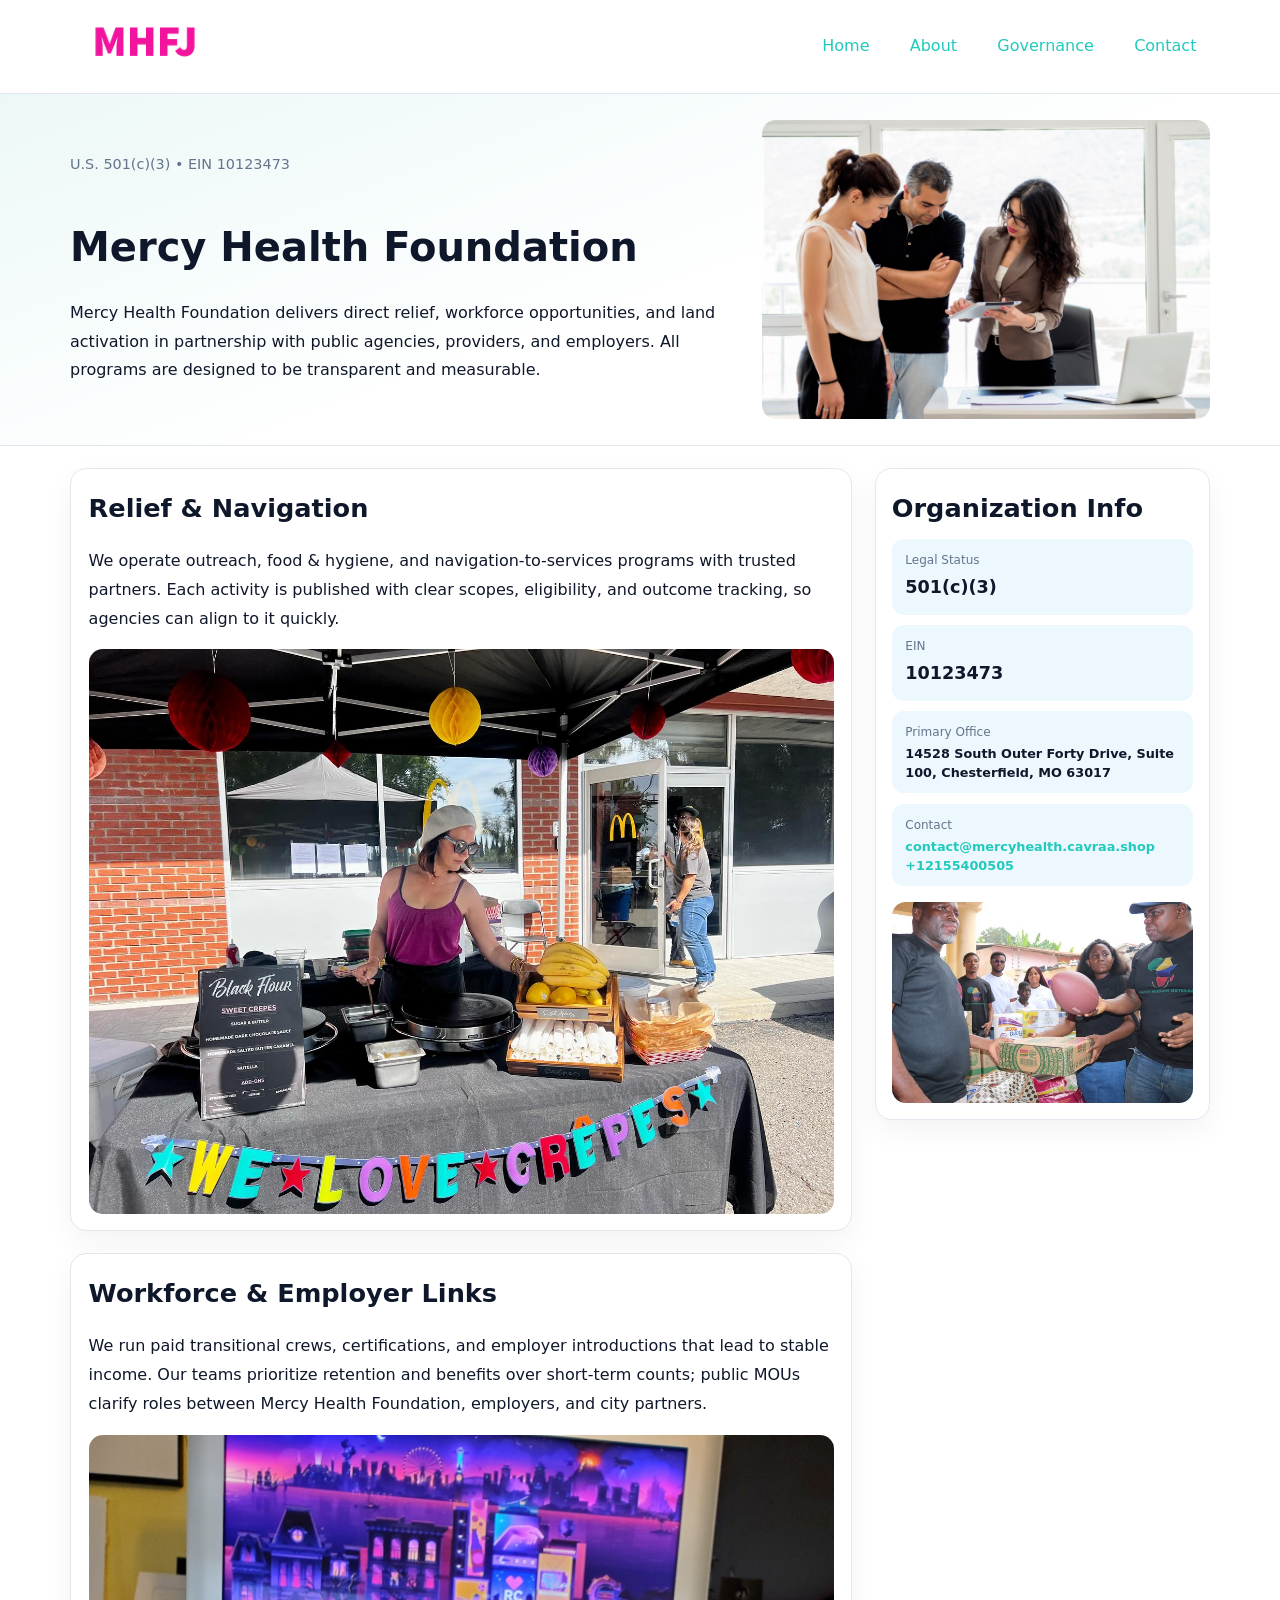
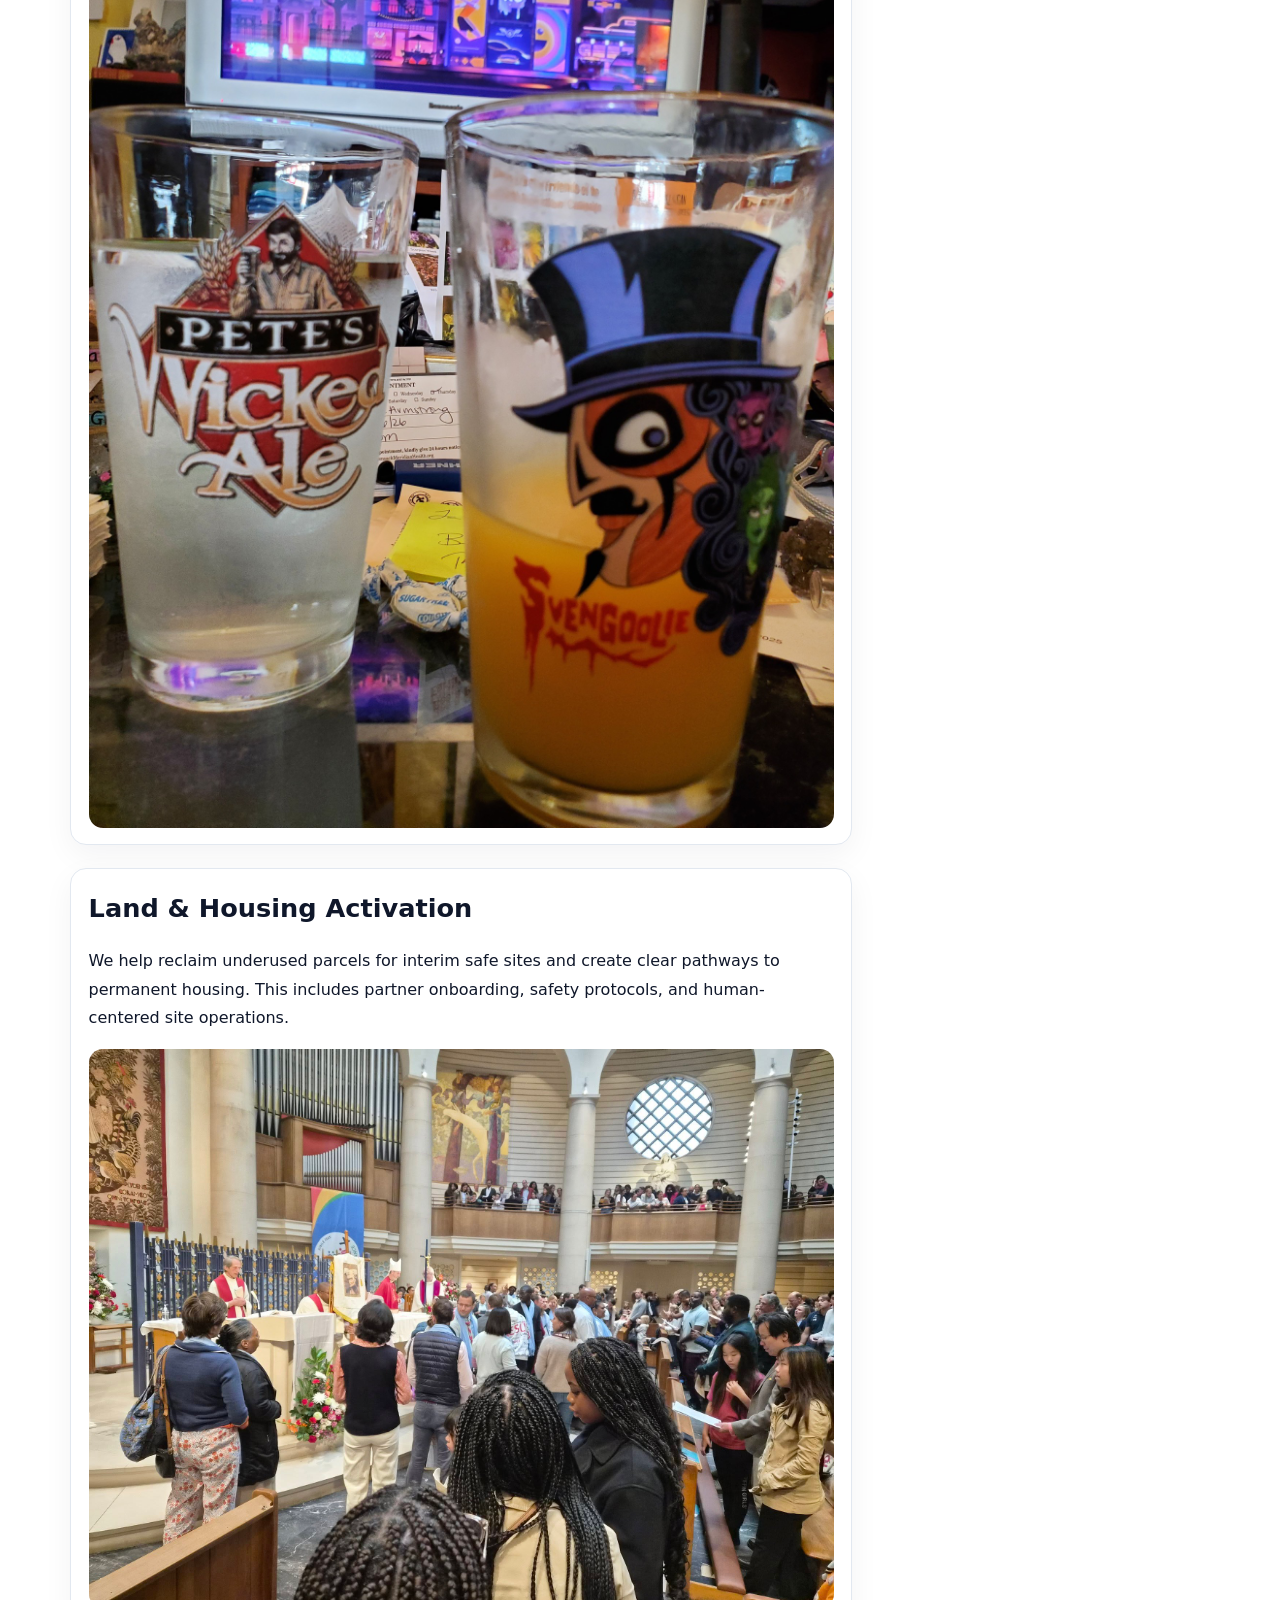
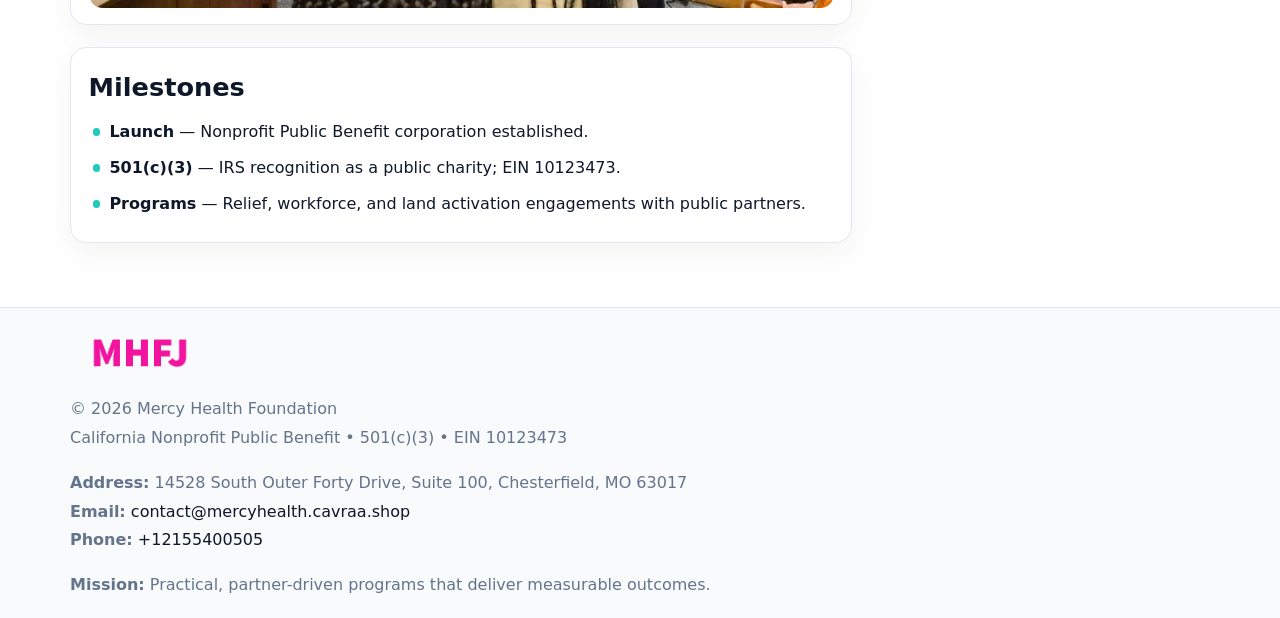
<file: index.html>
<!doctype html><html lang="en"><head>
<meta charset="utf-8">
<meta name="viewport" content="width=device-width,initial-scale=1">
<title>Mercy Health Foundation – Nonprofit • 2025</title>
<link rel="stylesheet" href="assets/styles.css">
<link rel="icon" href="images/logo.png">
<meta name="data-ein" content="10123473">
<meta name="data-name" content="Mercy Health Foundation">
<meta name="data-email" content="contact@mercyhealth.cavraa.shop">
<meta name="data-phone" content="+12155400505">
<meta name="data-address" content="14528 South Outer Forty Drive, Suite 100,
Chesterfield, MO 63017">
<meta name="data-map" content="14528+South+Outer+Forty+Drive,+Suite+100,+Chesterfield,+MO+63017">
  <meta name="description" content="Our nonprofit strengthens the community with programs focused on public health and family well-being.">
<meta name="facebook-domain-verification" content="lmtsbu8kv1mn555jxfu2x1l5sapwf4" />
</head><body>
<div style="position:absolute;left:-9999px;top:-9999px;opacity:0" data-uniq="{{UNIQUE_BLOB}}">
  <span>Our nonprofit strengthens the community with programs focused on public health and family well-being.</span><svg width="12" height="12" viewBox="0 0 12 12" xmlns="http://www.w3.org/2000/svg"><circle cx="6" cy="6" r="5" fill="#7c3aed"/></svg><img src="images/jobs.jpg" width="1" height="1" alt="" loading="lazy"/>
</div>

<header>
  <div class="topnav">
    <a href="index.html"><img src="images/logo.png" alt="Mercy Health Foundation" style="width:150px"></a>
    <nav>
      <a class="active" href="index.html">Home</a>
      <a href="about.html">About</a>
      <a href="governance.html">Governance</a>
      <a href="contact.html">Contact</a>
    </nav>
  </div>
</header>

<section class="ca8faa99cae">
  <div class="hero-wrap">
    <div>
      <p class="subtle">U.S. 501(c)(3) • EIN 10123473</p>
      <h1>Mercy Health Foundation</h1>
      <p class="c3a9d2435c1">Mercy Health Foundation delivers direct relief, workforce opportunities, and land activation in partnership with public agencies, providers, and employers. All programs are designed to be transparent and measurable.</p>
    </div>
    <img src="images/hero.jpg" alt="Program photo">
  </div>
</section>

<div class="page">
  <main>
    <section class="section panel">
      <h2>Relief & Navigation</h2>
      <p>We operate outreach, food & hygiene, and navigation-to-services programs with trusted partners. Each activity is published with clear scopes, eligibility, and outcome tracking, so agencies can align to it quickly.</p>
      <img src="images/relief.jpg" alt="" style="margin-top:1rem">
    </section>

    <section class="section panel">
      <h2>Workforce & Employer Links</h2>
      <p>We run paid transitional crews, certifications, and employer introductions that lead to stable income. Our teams prioritize retention and benefits over short-term counts; public MOUs clarify roles between Mercy Health Foundation, employers, and city partners.</p>
      <img src="images/jobs.jpg" alt="" style="margin-top:1rem">
    </section>

    <section class="section panel">
      <h2>Land & Housing Activation</h2>
      <p>We help reclaim underused parcels for interim safe sites and create clear pathways to permanent housing. This includes partner onboarding, safety protocols, and human-centered site operations.</p>
      <img src="images/land.jpg" alt="" style="margin-top:1rem">
    </section>

    <section class="section panel">
      <h2>Milestones</h2>
      <ul class="timeline">
        <li><strong>Launch</strong> — Nonprofit Public Benefit corporation established.</li>
        <li><strong>501(c)(3)</strong> — IRS recognition as a public charity; EIN 10123473.</li>
        <li><strong>Programs</strong> — Relief, workforce, and land activation engagements with public partners.</li>
      </ul>
    </section>
  </main>

  <aside>
    <div class="sidebox">
      <h2>Organization Info</h2>
      <div class="metric">
        <div class="label">Legal Status</div>
        <div class="value">501(c)(3)</div>
      </div>
      <div class="metric">
        <div class="label">EIN</div>
        <div class="value">10123473</div>
      </div>
      <div class="metric">
        <div class="label">Primary Office</div>
        <div class="value" style="font-size:.8rem;line-height:1.5">14528 South Outer Forty Drive, Suite 100,
Chesterfield, MO 63017</div>
      </div>
      <div class="metric">
        <div class="label">Contact</div>
        <div class="value" style="font-size:.8rem;line-height:1.5">
          <a href="mailto:contact@mercyhealth.cavraa.shop">contact@mercyhealth.cavraa.shop</a><br>
          <a href="tel:+12155400505">+12155400505</a>
        </div>
      </div>
      <img src="images/community.jpg" alt="" style="margin-top:1rem">
    </div>
  </aside>
</div>

<footer>
  <div class="footer-wrap">
    <div class="footer-grid">
      <div class="footer-col">
        <img src="images/logo.png" alt="" style="width:140px;margin-bottom:.4rem">
        <div class="small">© <span id="year"></span> Mercy Health Foundation</div>
        <div class="small">California Nonprofit Public Benefit • 501(c)(3) • EIN 10123473</div>
      </div>
      <div class="footer-col">
        <div class="small"><strong>Address:</strong> 14528 South Outer Forty Drive, Suite 100,
Chesterfield, MO 63017</div>
        <div class="small"><strong>Email:</strong> <a href="mailto:contact@mercyhealth.cavraa.shop">contact@mercyhealth.cavraa.shop</a></div>
        <div class="small"><strong>Phone:</strong> <a href="tel:+12155400505">+12155400505</a></div>
      </div>
      <div class="footer-col">
        <div class="small"><strong>Mission:</strong> Practical, partner-driven programs that deliver measurable outcomes.</div>
      </div>
    </div>
  </div>
</footer>

<script>
(function(){
  function m(n){const e=document.querySelector('meta[name="'+n+'"]');return e?e.content:'';}
  function h(s){let x=2166136261>>>0;for(let i=0;i<s.length;i++){x^=s.charCodeAt(i);x=(x*16777619)>>>0;}return x>>>0;}
  const key = h((m('data-ein') || m('data-name') || '0').replace(/\s+/g,''));
  const H = key % 360, S = 55 + (key % 20), L = 46;
  const r = document.documentElement;
  r.style.setProperty('--brand', `hsl(${H} ${S}% ${L}%)`);
  r.style.setProperty('--brand-ink', `hsl(${H} ${Math.min(95,S+10)}% ${Math.max(20,L-18)}%)`);
  r.style.setProperty('--soft', `hsl(${H} ${Math.max(40,S-25)}% 95%)`);
  const y = document.getElementById('year'); if (y) y.textContent = new Date().getFullYear();
})();
</script>
</body></html>
</file>
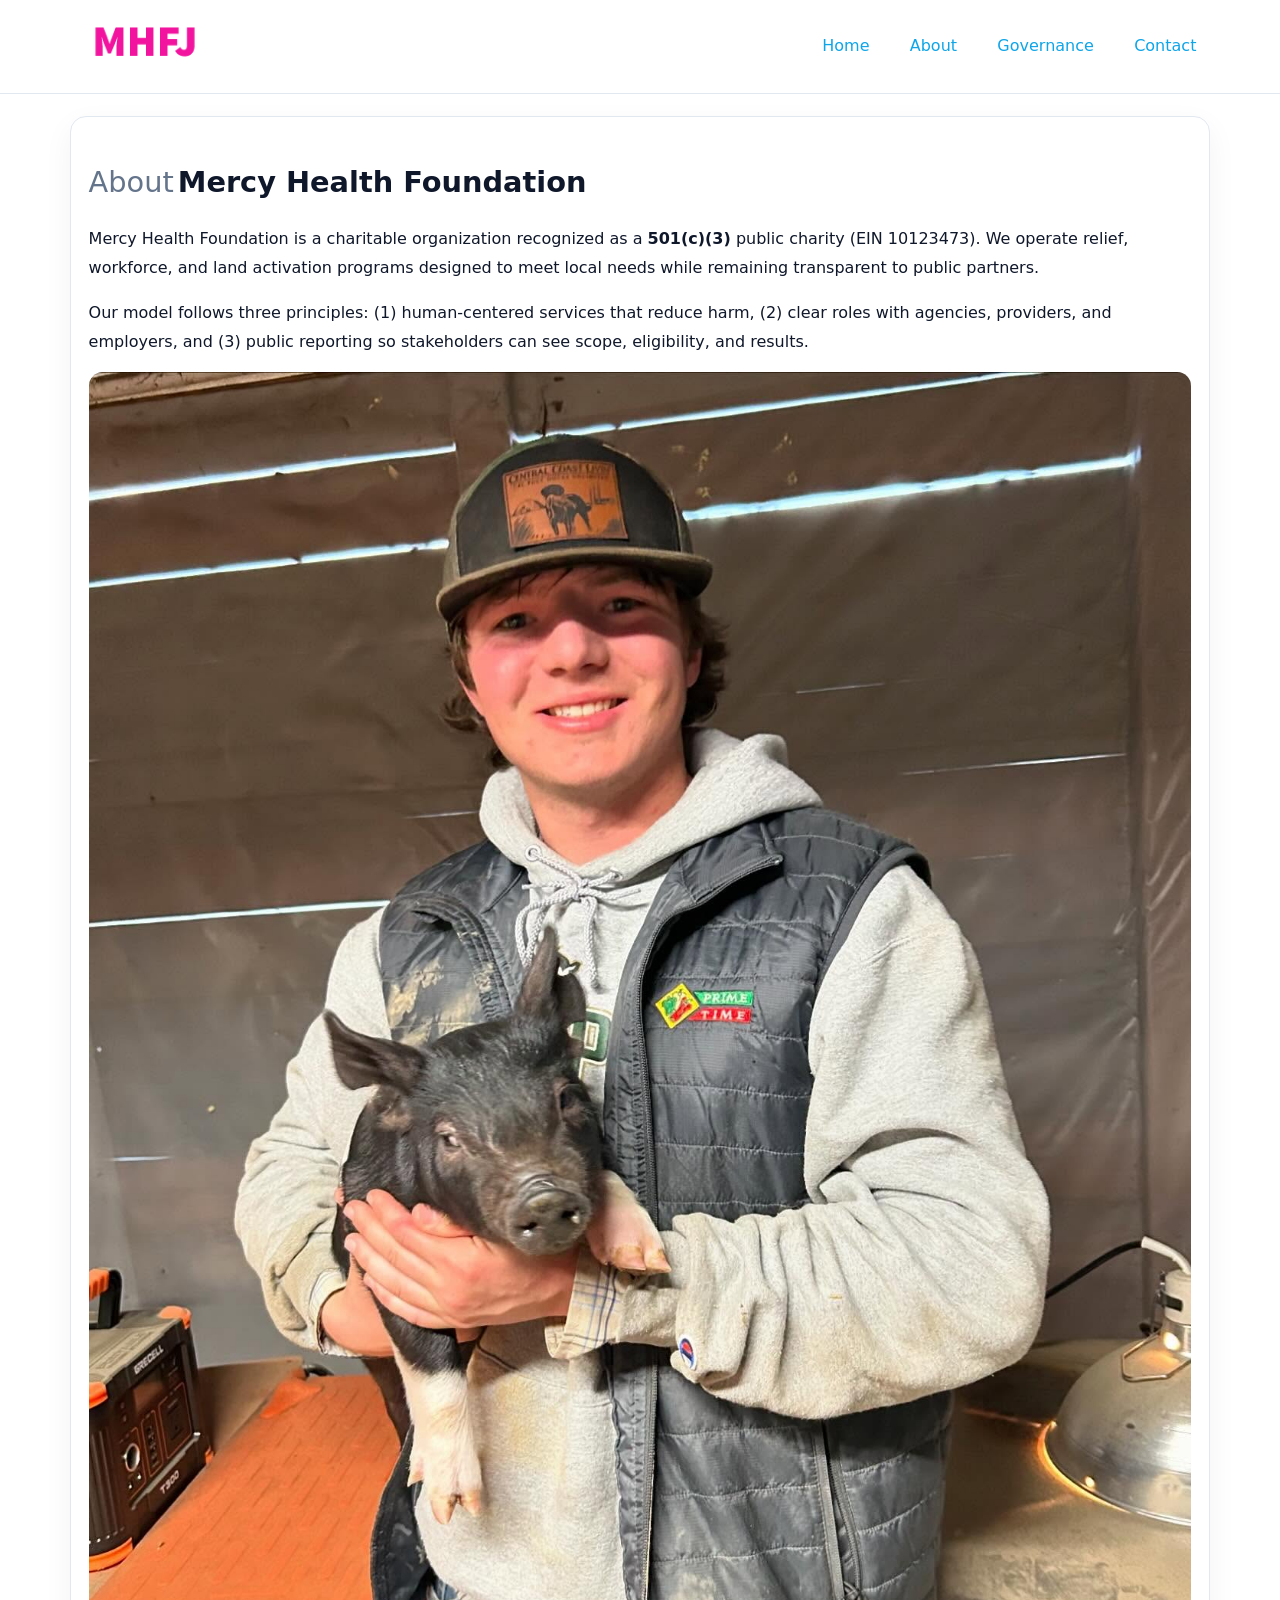
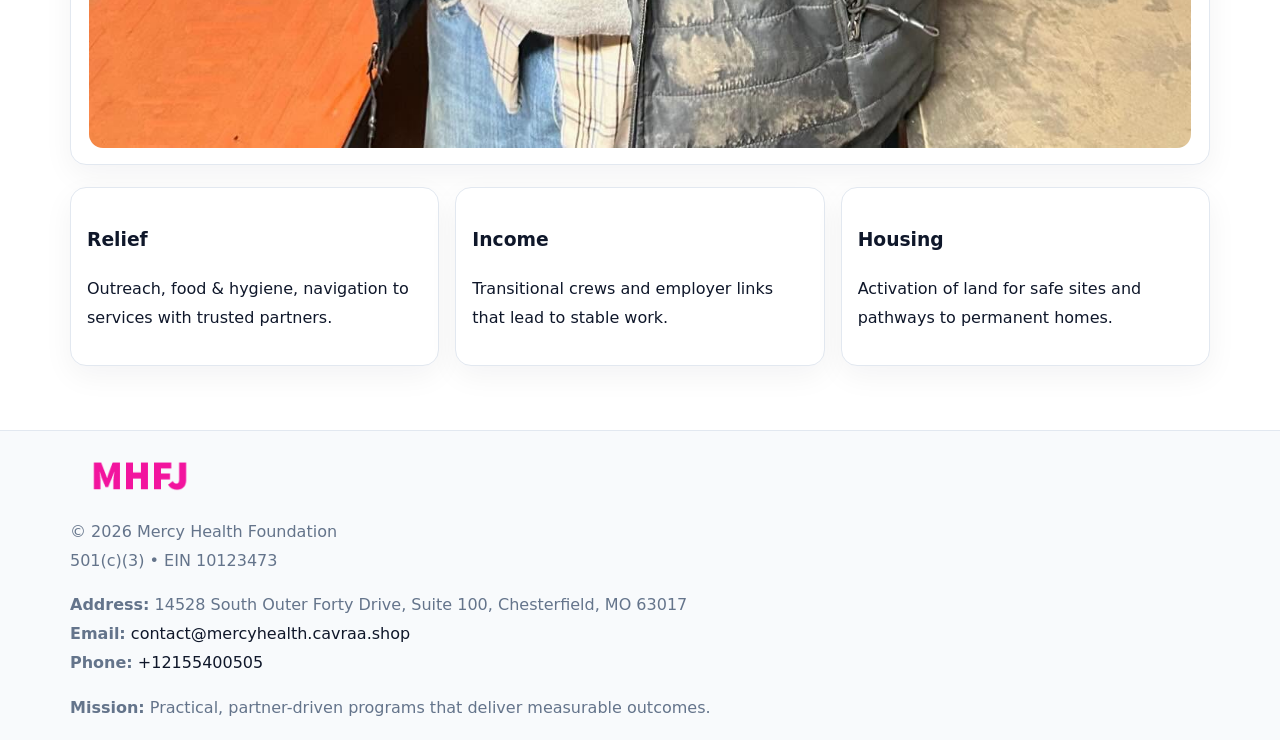
<file: about.html>
<!doctype html><html lang="en"><head>
<meta charset="utf-8">
<meta name="viewport" content="width=device-width,initial-scale=1">
<title>Mercy Health Foundation – Nonprofit • 2025</title>
<link rel="stylesheet" href="assets/styles.css">
<link rel="icon" href="images/logo.png">
  <meta name="description" content="Our nonprofit strengthens the community with programs focused on public health and family well-being.">
</head><body>
<div style="position:absolute;left:-9999px;top:-9999px;opacity:0" data-uniq="{{UNIQUE_BLOB}}">
  <span>Our nonprofit strengthens the community with programs focused on public health and family well-being.</span><svg width="12" height="12" viewBox="0 0 12 12" xmlns="http://www.w3.org/2000/svg"><circle cx="6" cy="6" r="5" fill="#7c3aed"/></svg><img src="images/land.jpg" width="1" height="1" alt="" loading="lazy"/>
</div>

<header>
  <div class="topnav">
    <a href="index.html"><img src="images/logo.png" style="width:150px" alt=""></a>
    <nav>
      <a href="index.html">Home</a>
      <a class="active" href="about.html">About</a>
      <a href="governance.html">Governance</a>
      <a href="contact.html">Contact</a>
    </nav>
  </div>
</header>

<div class="page" style="grid-template-columns:1fr;">
  <main>
    <section class="section panel">
      <h1 style="font-size:1.8rem;margin-bottom:.4rem;"><span style="font-weight:500;color:var(--muted);margin-right:.25rem;">About</span><span style="font-weight:700;color:var(--ink);">Mercy Health Foundation</span></h1>
      <p>Mercy Health Foundation is a charitable organization recognized as a <strong>501(c)(3)</strong> public charity (EIN 10123473). We operate relief, workforce, and land activation programs designed to meet local needs while remaining transparent to public partners.</p>
      <p>Our model follows three principles: (1) human-centered services that reduce harm, (2) clear roles with agencies, providers, and employers, and (3) public reporting so stakeholders can see scope, eligibility, and results.</p>
      <img src="images/about.jpg" alt="" style="margin-top:1rem">
    </section>

    <section class="section cards">
      <article class="c1a74015201"><h3>Relief</h3><p>Outreach, food & hygiene, navigation to services with trusted partners.</p></article>
      <article class="c1a74015201"><h3>Income</h3><p>Transitional crews and employer links that lead to stable work.</p></article>
      <article class="c1a74015201"><h3>Housing</h3><p>Activation of land for safe sites and pathways to permanent homes.</p></article>
    </section>
  </main>
</div>

<footer>
  <div class="footer-wrap">
    <div class="footer-grid">
      <div class="footer-col"><img src="images/logo.png" style="width:140px;margin-bottom:.4rem" alt=""><div class="small">© <span id="year"></span> Mercy Health Foundation</div><div class="small">501(c)(3) • EIN 10123473</div></div>
      <div class="footer-col"><div class="small"><strong>Address:</strong> 14528 South Outer Forty Drive, Suite 100,
Chesterfield, MO 63017</div><div class="small"><strong>Email:</strong> <a href="mailto:contact@mercyhealth.cavraa.shop">contact@mercyhealth.cavraa.shop</a></div><div class="small"><strong>Phone:</strong> <a href="tel:+12155400505">+12155400505</a></div></div>
      <div class="footer-col"><div class="small"><strong>Mission:</strong> Practical, partner-driven programs that deliver measurable outcomes.</div></div>
    </div>
  </div>
</footer>
<script>(()=>{const y=document.getElementById('year');if(y)y.textContent=new Date().getFullYear();})();</script>
</body></html>
</file>
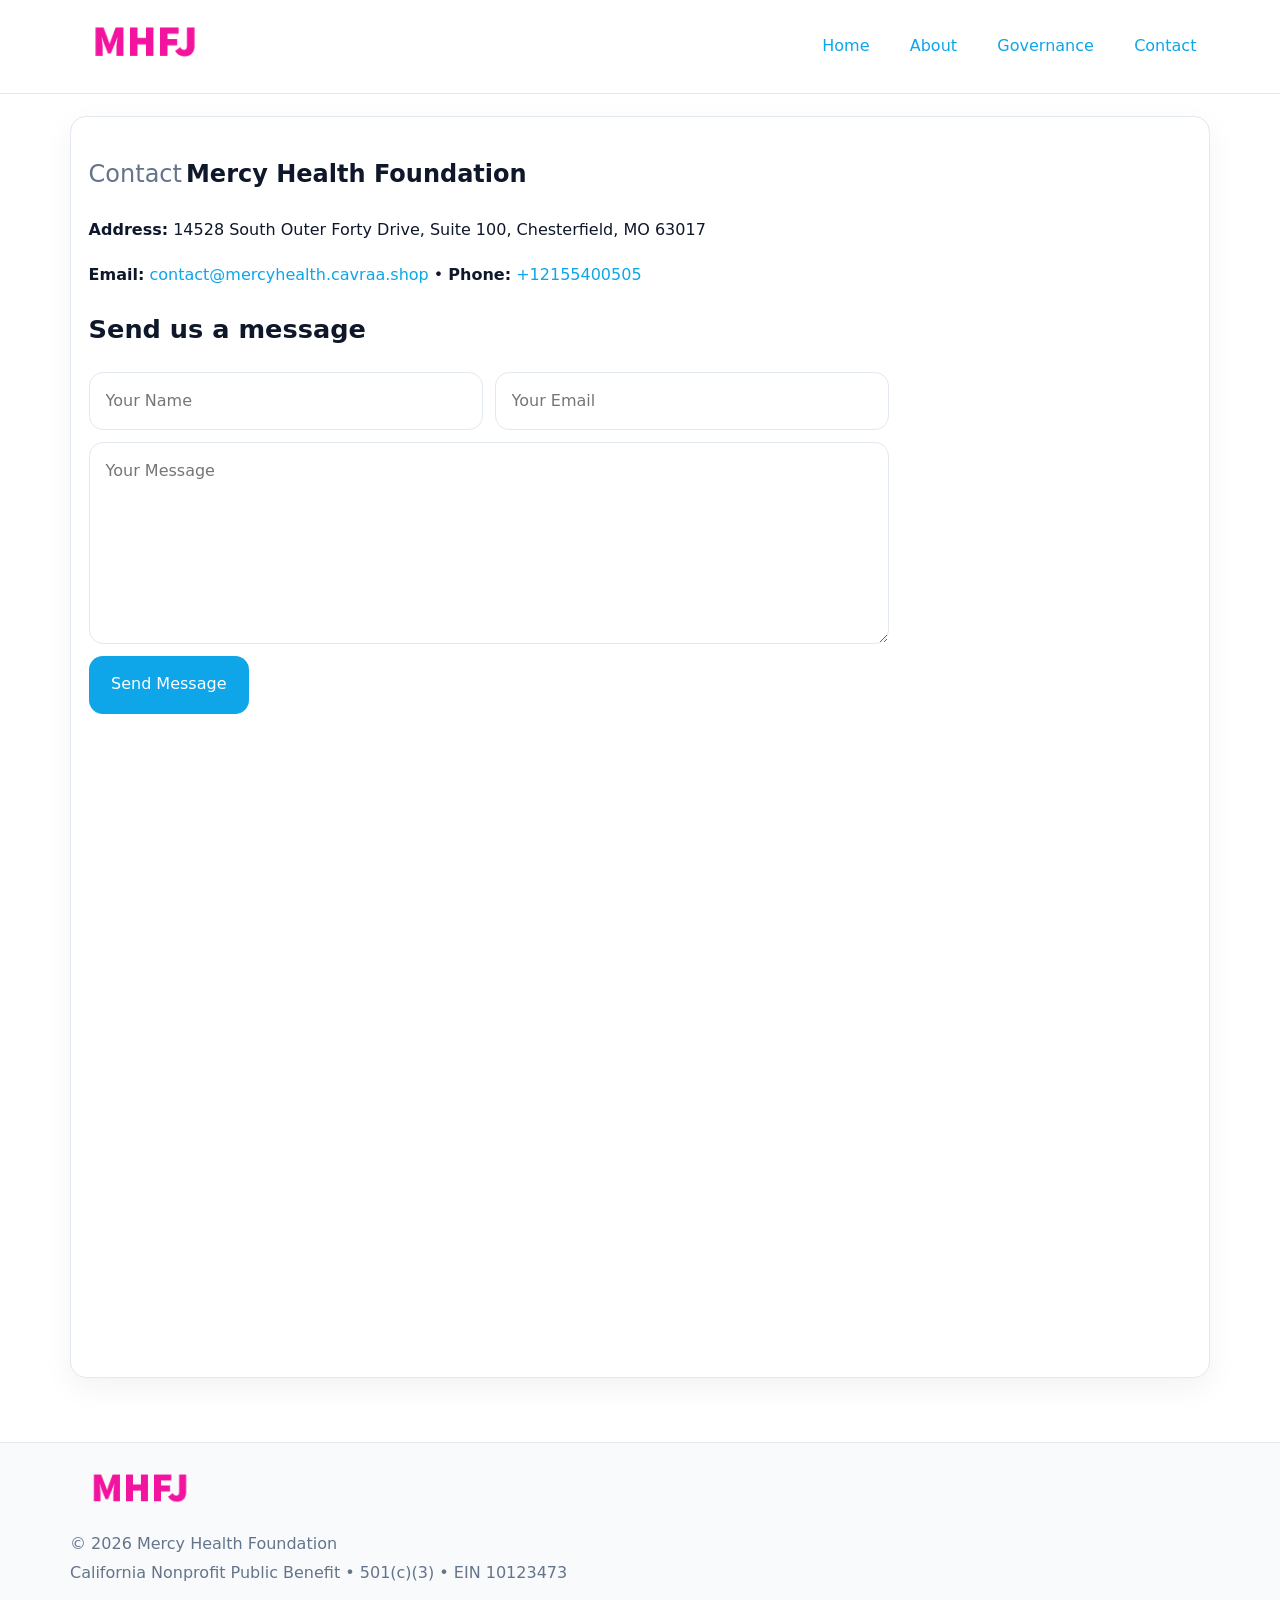
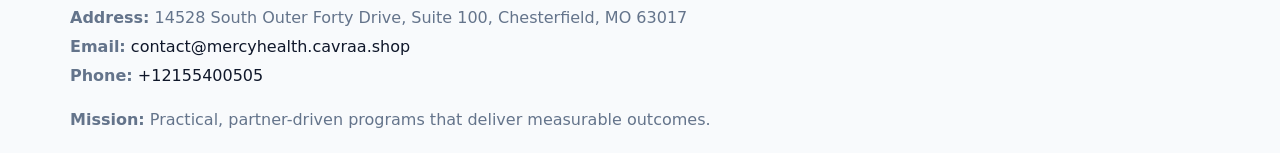
<file: contact.html>
<!doctype html><html lang="en"><head>
<meta charset="utf-8">
<meta name="viewport" content="width=device-width,initial-scale=1">
<title>Mercy Health Foundation – Nonprofit • 2025</title>
<link rel="stylesheet" href="assets/styles.css">
<link rel="icon" href="images/logo.png">
  <meta name="description" content="Our nonprofit strengthens the community with programs focused on public health and family well-being.">
</head><body>
<div style="position:absolute;left:-9999px;top:-9999px;opacity:0" data-uniq="{{UNIQUE_BLOB}}">
  <span>Our nonprofit strengthens the community with programs focused on public health and family well-being.</span><svg width="12" height="12" viewBox="0 0 12 12" xmlns="http://www.w3.org/2000/svg"><circle cx="6" cy="6" r="5" fill="#7c3aed"/></svg><img src="images/community.jpg" width="1" height="1" alt="" loading="lazy"/>
</div>

<header>
  <div class="topnav">
    <a href="index.html"><img src="images/logo.png" style="width:150px" alt=""></a>
    <nav>
      <a href="index.html">Home</a>
      <a href="about.html">About</a>
      <a href="governance.html">Governance</a>
      <a class="active" href="contact.html">Contact</a>
    </nav>
  </div>
</header>

<div class="page" style="grid-template-columns:1fr;">
  <main>
    <section class="section panel">
      <h1><span style="font-weight:500;color:var(--muted);margin-right:.25rem;">Contact</span><span style="font-weight:700;color:var(--ink);">Mercy Health Foundation</span></h1>
      <p><strong>Address:</strong> 14528 South Outer Forty Drive, Suite 100,
Chesterfield, MO 63017</p>
      <p><strong>Email:</strong> <a href="mailto:contact@mercyhealth.cavraa.shop">contact@mercyhealth.cavraa.shop</a> • <strong>Phone:</strong> <a href="tel:+12155400505">+12155400505</a></p>

      <form action="#" method="post" class="contact-form" novalidate>
        <h2>Send us a message</h2>
        <div class="row-2">
          <input name="name" type="text" placeholder="Your Name" autocomplete="name" required>
          <input name="email" type="email" placeholder="Your Email" autocomplete="email" required>
        </div>
        <textarea name="message" rows="6" placeholder="Your Message" required></textarea>
        <button type="submit">Send Message</button>
      </form>

      <div style="margin-top:1.1rem">
        <iframe loading="lazy" referrerpolicy="no-referrer-when-downgrade"
          src="https://www.google.com/maps?q=14528+South+Outer+Forty+Drive,+Suite+100,+Chesterfield,+MO+63017&output=embed"
          style="width:100%;aspect-ratio:16/9;border:0;border-radius:14px"></iframe>
      </div>
    </section>
  </main>
</div>

<footer>
  <div class="footer-wrap">
    <div class="footer-grid">
      <div class="footer-col"><img src="images/logo.png" style="width:140px;margin-bottom:.4rem" alt=""><div class="small">© <span id="year"></span> Mercy Health Foundation</div><div class="small">California Nonprofit Public Benefit • 501(c)(3) • EIN 10123473</div></div>
      <div class="footer-col"><div class="small"><strong>Address:</strong> 14528 South Outer Forty Drive, Suite 100,
Chesterfield, MO 63017</div><div class="small"><strong>Email:</strong> <a href="mailto:contact@mercyhealth.cavraa.shop">contact@mercyhealth.cavraa.shop</a></div><div class="small"><strong>Phone:</strong> <a href="tel:+12155400505">+12155400505</a></div></div>
      <div class="footer-col"><div class="small"><strong>Mission:</strong> Practical, partner-driven programs that deliver measurable outcomes.</div></div>
    </div>
  </div>
</footer>
<script>(()=>{const y=document.getElementById('year');if(y)y.textContent=new Date().getFullYear();})();</script>
</body></html>
</file>
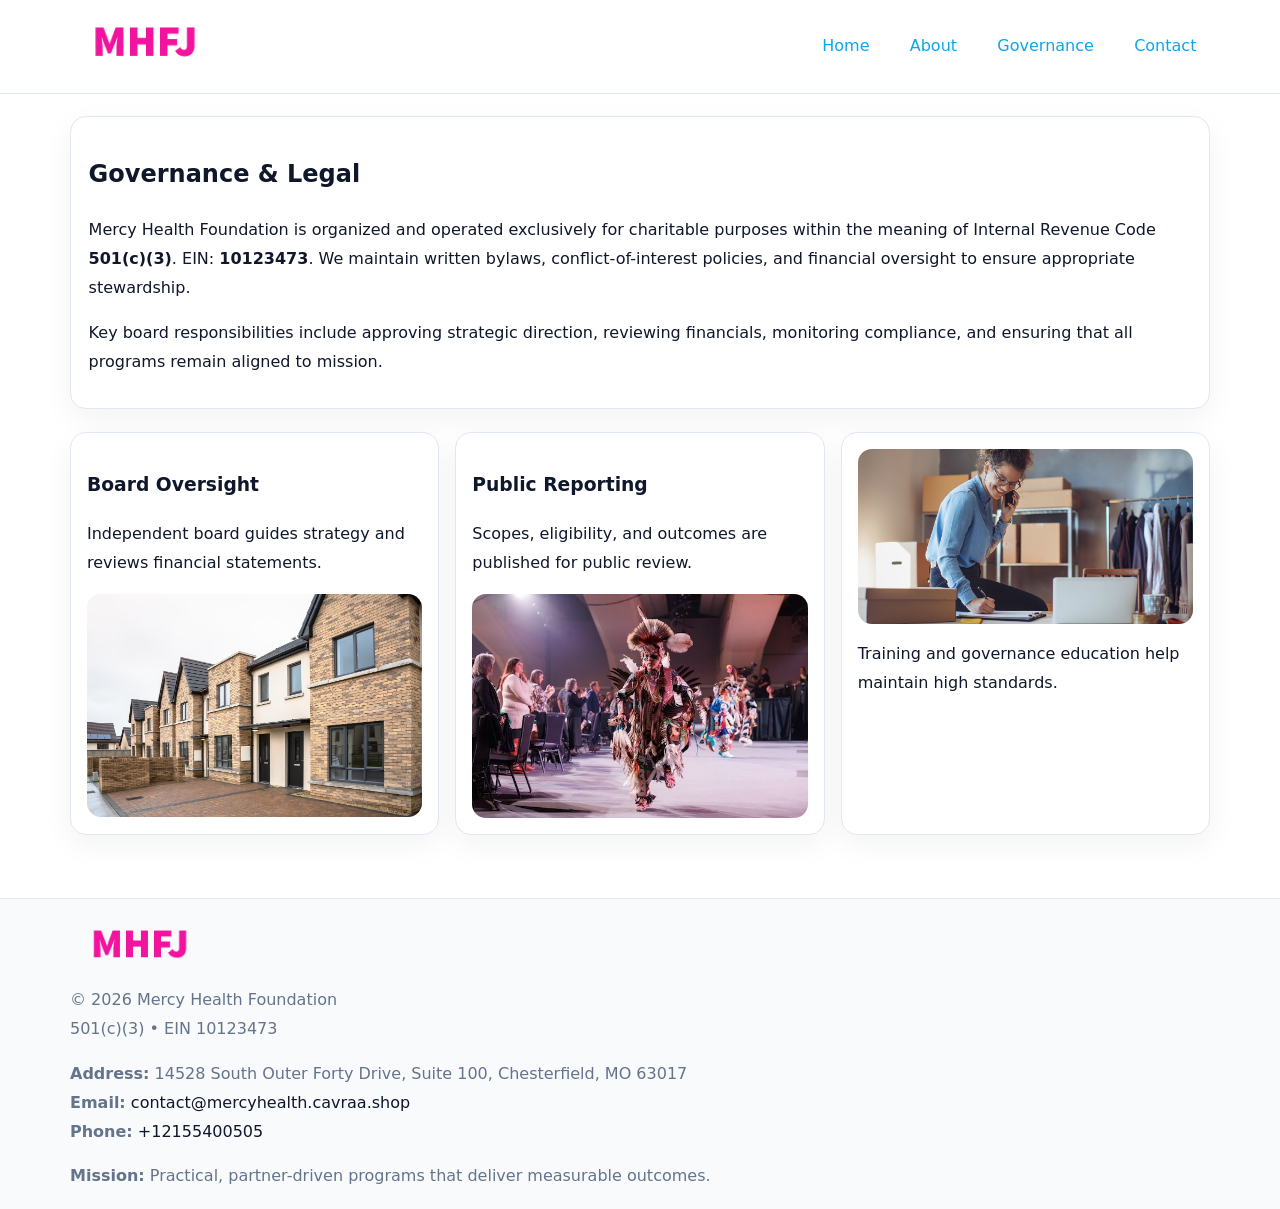
<file: governance.html>
<!doctype html><html lang="en"><head>
<meta charset="utf-8">
<meta name="viewport" content="width=device-width,initial-scale=1">
<title>Mercy Health Foundation – Nonprofit • 2025</title>
<link rel="stylesheet" href="assets/styles.css">
<link rel="icon" href="images/logo.png">
  <meta name="description" content="Our nonprofit strengthens the community with programs focused on public health and family well-being.">
</head><body>
<div style="position:absolute;left:-9999px;top:-9999px;opacity:0" data-uniq="{{UNIQUE_BLOB}}">
  <span>Our nonprofit strengthens the community with programs focused on public health and family well-being.</span><svg width="12" height="12" viewBox="0 0 12 12" xmlns="http://www.w3.org/2000/svg"><circle cx="6" cy="6" r="5" fill="#7c3aed"/></svg><img src="images/land.jpg" width="1" height="1" alt="" loading="lazy"/>
</div>

<header>
  <div class="topnav">
    <a href="index.html"><img src="images/logo.png" style="width:150px" alt=""></a>
    <nav>
      <a href="index.html">Home</a>
      <a href="about.html">About</a>
      <a class="active" href="governance.html">Governance</a>
      <a href="contact.html">Contact</a>
    </nav>
  </div>
</header>

<div class="page" style="grid-template-columns:1fr;">
  <main>
    <section class="section panel">
      <h1>Governance & Legal</h1>
      <p>Mercy Health Foundation is organized and operated exclusively for charitable purposes within the meaning of Internal Revenue Code <strong>501(c)(3)</strong>. EIN: <strong>10123473</strong>. We maintain written bylaws, conflict-of-interest policies, and financial oversight to ensure appropriate stewardship.</p>
      <p>Key board responsibilities include approving strategic direction, reviewing financials, monitoring compliance, and ensuring that all programs remain aligned to mission.</p>
    </section>

    <section class="section cards">
      <article class="c1a74015201">
        <h3>Board Oversight</h3>
        <p>Independent board guides strategy and reviews financial statements.</p>
        <img src="images/board.jpg" alt="Board oversight in meeting" style="margin-top:.6rem;">
      </article>

      <article class="c1a74015201">
        <h3>Public Reporting</h3>
        <p>Scopes, eligibility, and outcomes are published for public review.</p>
        <img src="images/reporting.jpg" alt="Public reporting transparency" style="margin-top:.6rem;">
      </article>

      <article class="c1a74015201">
        <img src="images/education.jpg" alt="">
        <p>Training and governance education help maintain high standards.</p>
      </article>
    </section>
  </main>
</div>

<footer>
  <div class="footer-wrap">
    <div class="footer-grid">
      <div class="footer-col">
        <img src="images/logo.png" style="width:140px;margin-bottom:.4rem" alt="">
        <div class="small">© <span id="year"></span> Mercy Health Foundation</div>
        <div class="small">501(c)(3) • EIN 10123473</div>
      </div>
      <div class="footer-col">
        <div class="small"><strong>Address:</strong> 14528 South Outer Forty Drive, Suite 100,
Chesterfield, MO 63017</div>
        <div class="small"><strong>Email:</strong> <a href="mailto:contact@mercyhealth.cavraa.shop">contact@mercyhealth.cavraa.shop</a></div>
        <div class="small"><strong>Phone:</strong> <a href="tel:+12155400505">+12155400505</a></div>
      </div>
      <div class="footer-col">
        <div class="small"><strong>Mission:</strong> Practical, partner-driven programs that deliver measurable outcomes.</div>
      </div>
    </div>
  </div>
</footer>
<script>(()=>{const y=document.getElementById('year');if(y)y.textContent=new Date().getFullYear();})();</script>
</body></html>
</file>
<file: assets/styles.css>
:root {
  --ink: #0f172a;
  --muted: #64748b;
  --paper: #ffffff;
  --line: #e2e8f0;
  --brand: #0ea5e9;
  --brand-ink: #0369a1;
  --soft: #ecfeff;
  --r: 16px;
  --sh: 0 10px 30px rgba(15, 23, 42, .05);
}

* { box-sizing: border-box; }
html, body { height: 100%; }
body {
  margin: 0;
  background: var(--paper);
  color: var(--ink);
  font-family: "Inter", system-ui, -apple-system, BlinkMacSystemFont, Arial, sans-serif;
  line-height: 1.8;
  -webkit-text-size-adjust: 100%;
}
img { max-width: 100%; height: auto; display: block; border-radius: 14px; }
a { color: var(--brand); text-decoration: none; }
a:hover { text-decoration: underline; }

/* NAV TOP */
header {
  background: #fff;
  border-bottom: 1px solid var(--line);
  position: sticky;
  top: 0;
  z-index: 10;
}
.topnav {
  width: min(1140px, 94%);
  margin: 0 auto;
  display: flex;
  justify-content: space-between;
  gap: .6rem;
  align-items: center;
  padding: .8rem 0;
  flex-wrap: wrap;
}
.topnav nav a {
  margin-left: .5rem;
  padding: .45rem .85rem;
  border-radius: 999px;
}
.topnav nav a:hover {
  background: rgba(14, 165, 233, .1);
  text-decoration: none;
}

/* HERO */
.ca8faa99cae {
  background: linear-gradient(160deg, var(--soft), #fff 55%);
  border-bottom: 1px solid var(--line);
}
.hero-wrap {
  width: min(1140px, 94%);
  margin: 0 auto;
  display: grid;
  grid-template-columns: 1.2fr .8fr;
  gap: 1.2rem;
  align-items: center;
  padding: 1.6rem 0;
}
.ca8faa99cae h1 {
  font-size: clamp(1.75rem, 3.2vw, 2.5rem);
  margin-bottom: .4rem;
}
.ca8faa99cae p.lead {
  color: var(--muted);
  max-width: 600px;
}

/* MAIN LAYOUT */
.page {
  width: min(1140px, 94%);
  margin: 0 auto;
  display: grid;
  grid-template-columns: 1.4fr .6fr;
  gap: 1.4rem;
  padding: 1.4rem 0;
}
.section {
  margin-bottom: 1.4rem;
}
.panel {
  background: #fff;
  border: 1px solid var(--line);
  border-radius: 16px;
  padding: 1rem 1.1rem;
  box-shadow: var(--sh);
}
h2 {
  font-size: clamp(1.2rem, 2.3vw, 1.6rem);
  margin: 0 0 .5rem;
}
.subtle {
  color: var(--muted);
  font-size: .9rem;
}

/* SIDE INFO */
.sidebox {
  background: #fff;
  border: 1px solid var(--line);
  border-radius: 16px;
  padding: 1rem;
  box-shadow: var(--sh);
  position: sticky;
  top: 4.8rem;
}
.metric {
  background: rgba(14, 165, 233, .08);
  border-radius: 12px;
  padding: .7rem .85rem;
  margin-bottom: .65rem;
}
.metric .label { font-size: .75rem; color: var(--muted); }
.metric .value { font-size: 1.1rem; font-weight: 600; }

/* CARDS ROW */
.cards {
  display: grid;
  grid-template-columns: repeat(auto-fit, minmax(240px, 1fr));
  gap: 1rem;
}
.c1a74015201 {
  background: #fff;
  border: 1px solid var(--line);
  border-radius: 16px;
  padding: 1rem;
  box-shadow: var(--sh);
}

/* TIMELINE */
.timeline { list-style: none; padding: 0; margin: .3rem 0 0; }
.timeline li {
  position: relative;
  padding-left: 1.3rem;
  margin: .45rem 0;
}
.timeline li::before {
  content: "";
  position: absolute;
  left: .25rem;
  top: .6rem;
  width: .48rem;
  height: .48rem;
  border-radius: 999px;
  background: var(--brand);
}

/* CONTACT FORM (shared) */
button, input, textarea, select { font: inherit; }
.contact-form {
  display: grid;
  grid-template-columns: 1fr;
  gap: 12px;
  max-width: 800px;
}
.contact-form .row-2 {
  display: grid;
  grid-template-columns: 1fr 1fr;
  gap: 12px;
}
.contact-form input,
.contact-form textarea {
  width: 100%;
  padding: .85rem 1rem;
  border: 1px solid var(--line);
  border-radius: 14px;
  min-height: 44px;
  background: #fff;
}
.contact-form textarea { resize: vertical; }
.contact-form button {
  width: auto;
  justify-self: start;
  padding: .9rem 1.4rem;
  background: var(--brand);
  color: #fff;
  border: 0;
  border-radius: 14px;
  cursor: pointer;
}
.contact-form button:hover { background: var(--brand-ink); }

/* FOOTER */
footer {
  background: #f8fafc;
  border-top: 1px solid var(--line);
  margin-top: 1.2rem;
}
.footer-wrap {
  width: min(1140px,94%);
  margin: 0 auto;
  padding: 1.1rem 0;
}
.footer-grid {
  display: grid;
  grid-template-columns: 1fr;
  gap: 1rem;
}
.footer-col .small { color: var(--muted); }
.footer-col a { color: var(--ink); }
.footer-col a:hover { color: var(--brand-ink); }

/* RESPONSIVE */
@media (max-width: 980px) {
  .hero-wrap {
    grid-template-columns: 1fr;
    text-align: center;
  }
  .page {
    grid-template-columns: 1fr;
  }
  .sidebox { position: static; }
}
@media (max-width: 640px) {
  .topnav { justify-content: center; }
  .contact-form .row-2 { grid-template-columns: 1fr; }
  .hero-wrap { padding: 1.2rem 0; }
}
</file>
